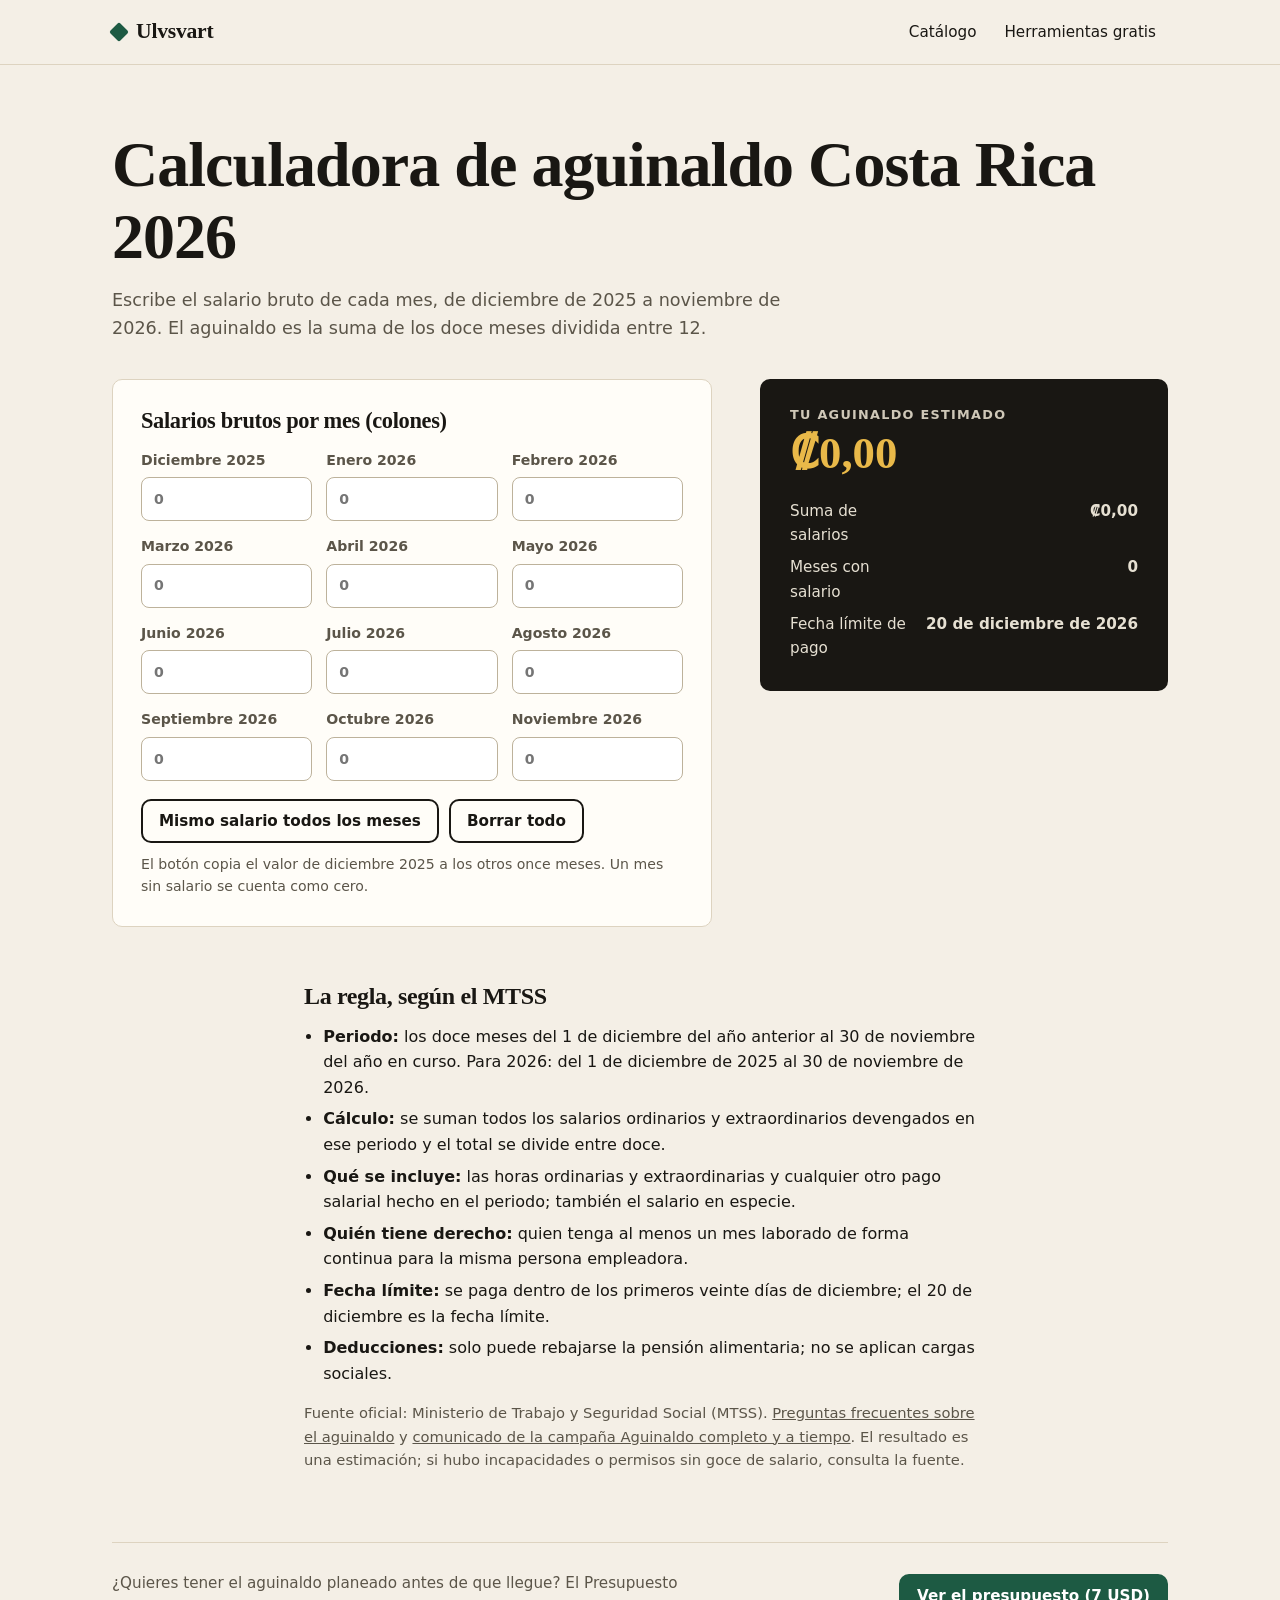
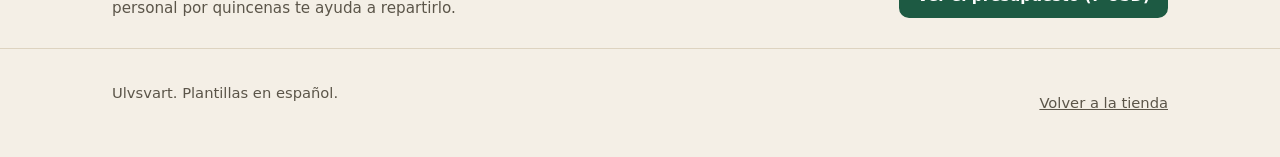
<file: aguinaldo/index.html>
<!doctype html>
<html lang="es">
<head>
<meta charset="utf-8">
<meta name="viewport" content="width=device-width,initial-scale=1">
<title>Calculadora de aguinaldo Costa Rica 2026 | Ulvsvart</title>
<meta name="description" content="Calcula tu aguinaldo en Costa Rica: suma los salarios brutos de diciembre 2025 a noviembre 2026 y divide entre 12. Regla y fecha límite según el MTSS.">
<link rel="canonical" href="https://ulvsvart.github.io/aguinaldo/">
<meta property="og:type" content="website">
<meta property="og:locale" content="es_CR">
<meta property="og:site_name" content="Ulvsvart">
<meta property="og:title" content="Calculadora de aguinaldo Costa Rica 2026">
<meta property="og:description" content="Suma los salarios brutos de diciembre 2025 a noviembre 2026 y divide entre 12.">
<meta property="og:url" content="https://ulvsvart.github.io/aguinaldo/">
<meta property="og:image" content="https://ulvsvart.github.io/img/finanzas/portada-1280x720.png">
<meta name="twitter:card" content="summary_large_image">
<meta name="theme-color" content="#f4efe6">
<link rel="icon" href="data:image/svg+xml,%3Csvg xmlns='http://www.w3.org/2000/svg' viewBox='0 0 32 32'%3E%3Crect x='9' y='9' width='14' height='14' rx='2' transform='rotate(45 16 16)' fill='%231d5a43'/%3E%3C/svg%3E">
<link rel="stylesheet" href="../styles.css">
</head>
<body>
<a class="skip" href="#calculadora">Ir a la calculadora</a>
<header class="top">
  <div class="wrap">
    <a class="brand" href="../"><i aria-hidden="true"></i>Ulvsvart</a>
    <nav class="nav" aria-label="Principal">
      <a href="../#catalogo">Catálogo</a>
      <a href="../#gratis">Herramientas gratis</a>
    </nav>
  </div>
</header>

<main>
<div class="wrap page-head">
  <h1>Calculadora de aguinaldo Costa Rica 2026</h1>
  <p>Escribe el salario bruto de cada mes, de diciembre de 2025 a noviembre de 2026. El aguinaldo es la suma de los doce meses dividida entre 12.</p>
</div>

<div class="wrap calc" id="calculadora">
  <form class="panel" id="form" novalidate>
    <h2>Salarios brutos por mes (colones)</h2>
    <div class="fields" id="meses"></div>
    <div class="toolbar">
      <button type="button" class="btn ghost small" id="mismo">Mismo salario todos los meses</button>
      <button type="button" class="btn ghost small" id="limpiar">Borrar todo</button>
    </div>
    <p class="note">El botón copia el valor de diciembre 2025 a los otros once meses. Un mes sin salario se cuenta como cero.</p>
  </form>

  <aside class="result" aria-live="polite">
    <p class="k">Tu aguinaldo estimado</p>
    <p class="big" id="out-aguinaldo">₡0</p>
    <dl>
      <dt>Suma de salarios</dt><dd id="out-total">₡0</dd>
      <dt>Meses con salario</dt><dd id="out-meses">0</dd>
      <dt>Fecha límite de pago</dt><dd>20 de diciembre de 2026</dd>
    </dl>
  </aside>
</div>

<div class="wrap rule">
  <h2>La regla, según el MTSS</h2>
  <ul>
    <li><strong>Periodo:</strong> los doce meses del 1 de diciembre del año anterior al 30 de noviembre del año en curso. Para 2026: del 1 de diciembre de 2025 al 30 de noviembre de 2026.</li>
    <li><strong>Cálculo:</strong> se suman todos los salarios ordinarios y extraordinarios devengados en ese periodo y el total se divide entre doce.</li>
    <li><strong>Qué se incluye:</strong> las horas ordinarias y extraordinarias y cualquier otro pago salarial hecho en el periodo; también el salario en especie.</li>
    <li><strong>Quién tiene derecho:</strong> quien tenga al menos un mes laborado de forma continua para la misma persona empleadora.</li>
    <li><strong>Fecha límite:</strong> se paga dentro de los primeros veinte días de diciembre; el 20 de diciembre es la fecha límite.</li>
    <li><strong>Deducciones:</strong> solo puede rebajarse la pensión alimentaria; no se aplican cargas sociales.</li>
  </ul>
  <p class="src">Fuente oficial: Ministerio de Trabajo y Seguridad Social (MTSS).
    <a href="https://www.mtss.go.cr/temas-laborales/aguinaldo/preguntas_frecuentes.pdf">Preguntas frecuentes sobre el aguinaldo</a> y
    <a href="https://www.mtss.go.cr/prensa/comunicados/2023/noviembre/cp_048_2023.html">comunicado de la campaña Aguinaldo completo y a tiempo</a>.
    El resultado es una estimación; si hubo incapacidades o permisos sin goce de salario, consulta la fuente.</p>
</div>

<div class="wrap">
  <div class="promo">
    <p>¿Quieres tener el aguinaldo planeado antes de que llegue? El Presupuesto personal por quincenas te ayuda a repartirlo.</p>
    <a class="btn small" href="https://ulvsvart.gumroad.com/l/presupuesto-quincenal-excel">Ver el presupuesto (7 USD)</a>
  </div>
</div>
</main>

<footer class="foot-site">
  <div class="wrap">
    <span>Ulvsvart. Plantillas en español.</span>
    <a href="../">Volver a la tienda</a>
  </div>
</footer>

<script src="calc.js"></script>
<script>
(function () {
  var nombres = ['Diciembre 2025','Enero 2026','Febrero 2026','Marzo 2026','Abril 2026','Mayo 2026','Junio 2026','Julio 2026','Agosto 2026','Septiembre 2026','Octubre 2026','Noviembre 2026'];
  var box = document.getElementById('meses');
  nombres.forEach(function (n, i) {
    var l = document.createElement('label');
    l.className = 'f';
    l.innerHTML = n + '<input type="number" inputmode="decimal" min="0" step="any" placeholder="0" data-i="' + i + '">';
    box.appendChild(l);
  });
  var inputs = box.querySelectorAll('input');
  var fmt = new Intl.NumberFormat('es-CR', { maximumFractionDigits: 2, minimumFractionDigits: 2 });
  function money(n) { return '₡' + fmt.format(n); }
  function calc() {
    var r = aguinaldo(Array.prototype.map.call(inputs, function (x) { return x.value; }));
    document.getElementById('out-aguinaldo').textContent = money(r.aguinaldo);
    document.getElementById('out-total').textContent = money(r.total);
    document.getElementById('out-meses').textContent = r.meses;
  }
  box.addEventListener('input', calc);
  document.getElementById('mismo').addEventListener('click', function () {
    var v = inputs[0].value;
    Array.prototype.forEach.call(inputs, function (x) { x.value = v; });
    calc();
  });
  document.getElementById('limpiar').addEventListener('click', function () {
    Array.prototype.forEach.call(inputs, function (x) { x.value = ''; });
    calc();
  });
  document.getElementById('form').addEventListener('submit', function (e) { e.preventDefault(); });
  calc();
})();
</script>
</body>
</html>
</file>
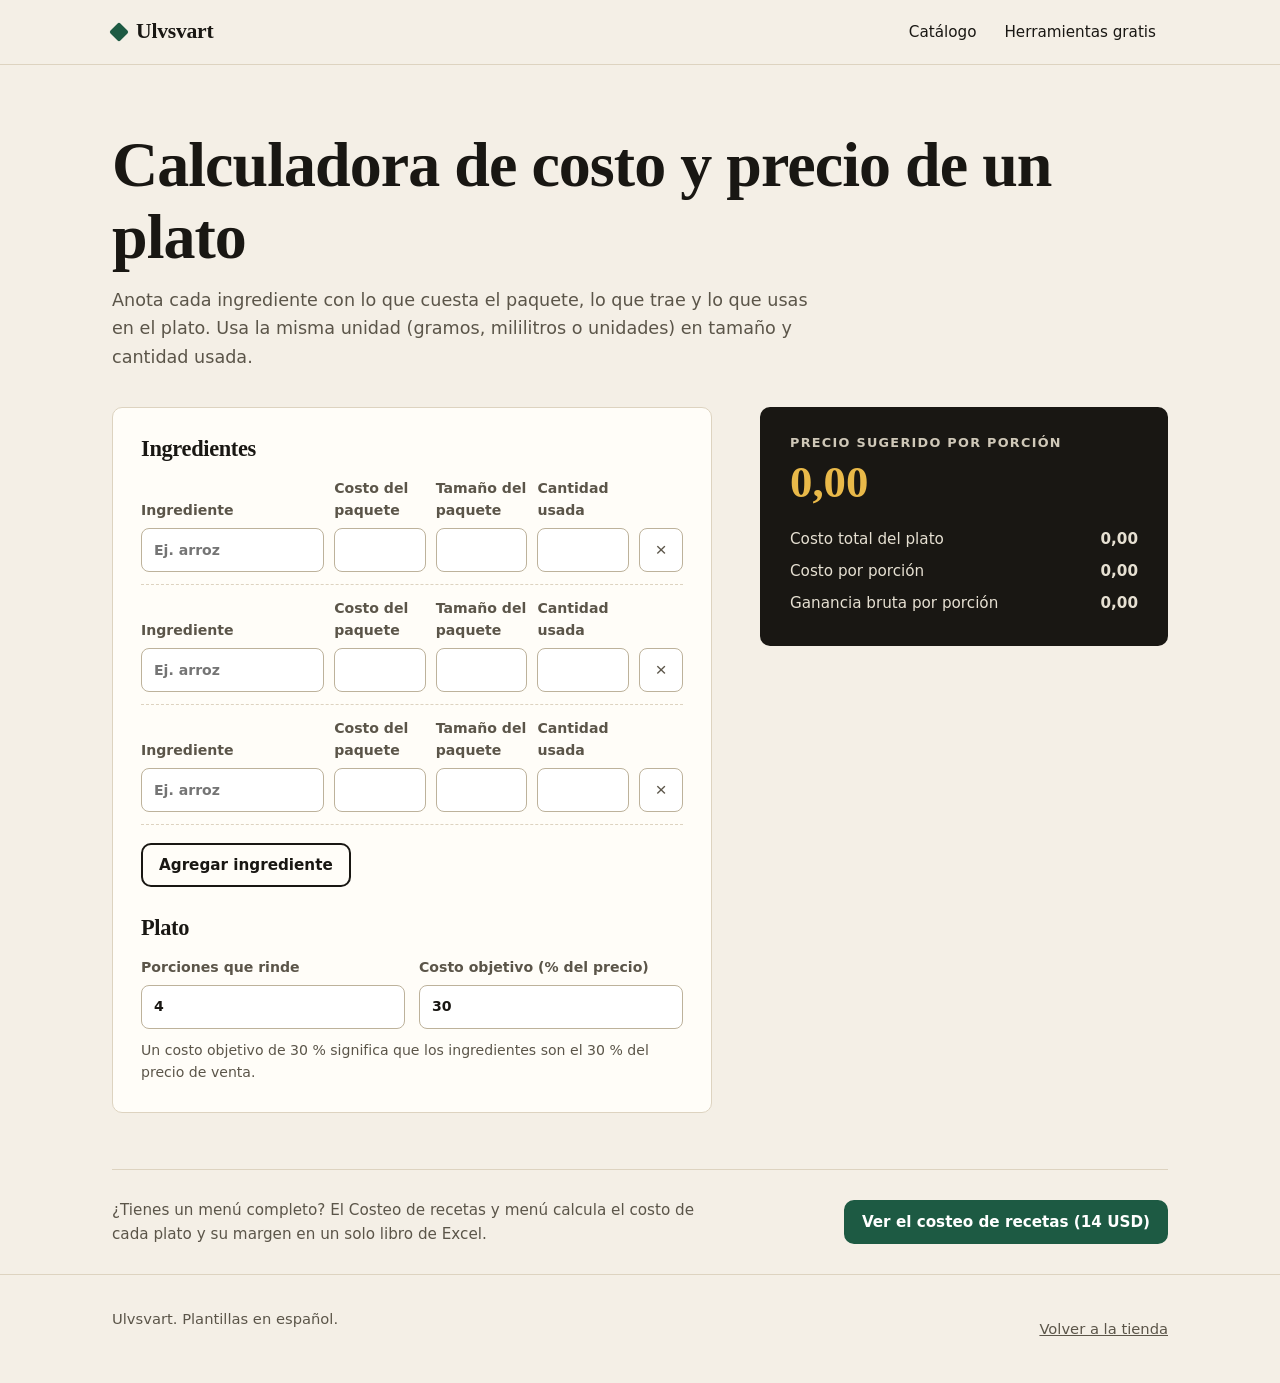
<file: costo-plato/index.html>
<!doctype html>
<html lang="es">
<head>
<meta charset="utf-8">
<meta name="viewport" content="width=device-width,initial-scale=1">
<title>Calculadora de costo y precio de un plato | Ulvsvart</title>
<meta name="description" content="Calcula el costo por porción y el precio sugerido de un plato a partir de tus ingredientes y el porcentaje de costo que buscas.">
<link rel="canonical" href="https://ulvsvart.github.io/costo-plato/">
<meta property="og:type" content="website">
<meta property="og:locale" content="es_CR">
<meta property="og:site_name" content="Ulvsvart">
<meta property="og:title" content="Calculadora de costo y precio de un plato">
<meta property="og:description" content="Costo por porción y precio sugerido según tu porcentaje de costo objetivo.">
<meta property="og:url" content="https://ulvsvart.github.io/costo-plato/">
<meta property="og:image" content="https://ulvsvart.github.io/img/recetas/portada-1280x720.png">
<meta name="twitter:card" content="summary_large_image">
<meta name="theme-color" content="#f4efe6">
<link rel="icon" href="data:image/svg+xml,%3Csvg xmlns='http://www.w3.org/2000/svg' viewBox='0 0 32 32'%3E%3Crect x='9' y='9' width='14' height='14' rx='2' transform='rotate(45 16 16)' fill='%231d5a43'/%3E%3C/svg%3E">
<link rel="stylesheet" href="../styles.css">
</head>
<body>
<a class="skip" href="#calculadora">Ir a la calculadora</a>
<header class="top">
  <div class="wrap">
    <a class="brand" href="../"><i aria-hidden="true"></i>Ulvsvart</a>
    <nav class="nav" aria-label="Principal">
      <a href="../#catalogo">Catálogo</a>
      <a href="../#gratis">Herramientas gratis</a>
    </nav>
  </div>
</header>

<main>
<div class="wrap page-head">
  <h1>Calculadora de costo y precio de un plato</h1>
  <p>Anota cada ingrediente con lo que cuesta el paquete, lo que trae y lo que usas en el plato. Usa la misma unidad (gramos, mililitros o unidades) en tamaño y cantidad usada.</p>
</div>

<div class="wrap calc" id="calculadora">
  <form class="panel" id="form" novalidate>
    <h2>Ingredientes</h2>
    <div id="filas"></div>
    <div class="toolbar">
      <button type="button" class="btn ghost small" id="agregar">Agregar ingrediente</button>
    </div>
    <h2 style="margin-top:28px">Plato</h2>
    <div class="fields" style="grid-template-columns:repeat(2,1fr)">
      <label class="f">Porciones que rinde
        <input type="number" id="porciones" inputmode="decimal" min="1" step="any" value="4"></label>
      <label class="f">Costo objetivo (% del precio)
        <input type="number" id="objetivo" inputmode="decimal" min="1" max="99" step="any" value="30"></label>
    </div>
    <p class="note">Un costo objetivo de 30 % significa que los ingredientes son el 30 % del precio de venta.</p>
  </form>

  <aside class="result" aria-live="polite">
    <p class="k">Precio sugerido por porción</p>
    <p class="big" id="out-precio">0.00</p>
    <dl>
      <dt>Costo total del plato</dt><dd id="out-total">0.00</dd>
      <dt>Costo por porción</dt><dd id="out-porcion">0.00</dd>
      <dt>Ganancia bruta por porción</dt><dd id="out-margen">0.00</dd>
    </dl>
  </aside>
</div>

<div class="wrap">
  <div class="promo">
    <p>¿Tienes un menú completo? El Costeo de recetas y menú calcula el costo de cada plato y su margen en un solo libro de Excel.</p>
    <a class="btn small" href="https://ulvsvart.gumroad.com/l/costeo-recetas-excel">Ver el costeo de recetas (14 USD)</a>
  </div>
</div>
</main>

<footer class="foot-site">
  <div class="wrap">
    <span>Ulvsvart. Plantillas en español.</span>
    <a href="../">Volver a la tienda</a>
  </div>
</footer>

<script src="calc.js"></script>
<script>
(function () {
  var cont = document.getElementById('filas');
  var n = 0;
  function fila(v) {
    n++;
    v = v || {};
    var d = document.createElement('div');
    d.className = 'ing';
    d.innerHTML =
      '<label class="f name">Ingrediente<input type="text" data-k="nombre" placeholder="Ej. arroz" value="' + (v.nombre || '') + '"></label>' +
      '<label class="f">Costo del paquete<input type="number" inputmode="decimal" min="0" step="any" data-k="paquete" value="' + (v.paquete || '') + '"></label>' +
      '<label class="f">Tamaño del paquete<input type="number" inputmode="decimal" min="0" step="any" data-k="tamano" value="' + (v.tamano || '') + '"></label>' +
      '<label class="f">Cantidad usada<input type="number" inputmode="decimal" min="0" step="any" data-k="usado" value="' + (v.usado || '') + '"></label>' +
      '<button type="button" class="rm" aria-label="Quitar ingrediente">&times;</button>';
    cont.appendChild(d);
  }
  function filas() {
    return Array.prototype.map.call(cont.children, function (d) {
      var o = {};
      d.querySelectorAll('input').forEach(function (i) { o[i.dataset.k] = i.value; });
      return o;
    });
  }
  var fmt = new Intl.NumberFormat('es-CR', { minimumFractionDigits: 2, maximumFractionDigits: 2 });
  function calc() {
    var r = costoPlato(filas(), document.getElementById('porciones').value, document.getElementById('objetivo').value);
    document.getElementById('out-precio').textContent = fmt.format(r.precio);
    document.getElementById('out-total').textContent = fmt.format(r.total);
    document.getElementById('out-porcion').textContent = fmt.format(r.porcion);
    document.getElementById('out-margen').textContent = fmt.format(r.margen);
  }
  document.getElementById('form').addEventListener('input', calc);
  document.getElementById('form').addEventListener('submit', function (e) { e.preventDefault(); });
  document.getElementById('agregar').addEventListener('click', function () { fila(); });
  cont.addEventListener('click', function (e) {
    if (e.target.classList.contains('rm')) {
      if (cont.children.length > 1) e.target.closest('.ing').remove();
      else e.target.closest('.ing').querySelectorAll('input').forEach(function (i) { i.value = ''; });
      calc();
    }
  });
  fila(); fila(); fila();
  calc();
})();
</script>
</body>
</html>
</file>
<file: styles.css>
:root{
  --bg:#f4efe6;--surface:#fffdf8;--ink:#191713;--muted:#5b5549;--line:#ddd3c0;
  --accent:#1d5a43;--accent-ink:#fff;--accent-soft:#e1ece4;--rust:#a93f16;--sun:#e9b949;
  --r:10px;--wrap:1120px;--gut:clamp(16px,4vw,32px);
  --serif:"Iowan Old Style","Palatino Linotype",Palatino,Georgia,serif;
  --sans:system-ui,-apple-system,"Segoe UI",Roboto,sans-serif;
  color-scheme:light;
}
*{box-sizing:border-box}
html{-webkit-text-size-adjust:100%;scroll-behavior:smooth}
body{margin:0;background:var(--bg);color:var(--ink);font:16px/1.6 var(--sans)}
img{max-width:100%;display:block}
a{color:inherit}
.wrap{max-width:var(--wrap);margin-inline:auto;padding-inline:var(--gut)}
.skip{position:absolute;left:-999px;top:8px;background:var(--ink);color:#fff;padding:10px 14px;border-radius:6px;z-index:10}
.skip:focus{left:8px}
:focus-visible{outline:3px solid var(--accent);outline-offset:3px;border-radius:4px}

/* header */
.top{border-bottom:1px solid var(--line);background:var(--bg)}
.top .wrap{display:flex;align-items:center;justify-content:space-between;gap:12px;min-height:64px;flex-wrap:wrap}
.brand{font:700 1.35rem/1 var(--serif);text-decoration:none;letter-spacing:-.01em;min-height:44px;display:inline-flex;align-items:center;gap:10px}
.brand i{width:14px;height:14px;background:var(--accent);display:inline-block;transform:rotate(45deg);border-radius:2px}
.nav{display:flex;gap:4px}
.nav a{min-height:44px;display:inline-flex;align-items:center;padding:0 12px;text-decoration:none;font-weight:500;font-size:.95rem;background:linear-gradient(var(--ink),var(--ink)) 12px calc(100% - 9px)/0 2px no-repeat;transition:background-size .25s}
.nav a:hover{background-size:calc(100% - 24px) 2px}

/* buttons */
.btn{display:inline-flex;align-items:center;justify-content:center;gap:8px;min-height:48px;padding:0 22px;border-radius:var(--r);background:var(--accent);color:var(--accent-ink);font:600 1rem var(--sans);text-decoration:none;border:2px solid var(--accent);cursor:pointer;transition:background .15s,transform .1s}
.btn:hover{background:#154734}
.btn:active{transform:translateY(1px) scale(.99)}
.btn.ghost{background:transparent;color:var(--ink);border-color:var(--ink)}
.btn.ghost:hover{background:var(--ink);color:#fff}
.btn.small{min-height:44px;padding:0 16px;font-size:.95rem}

/* hero */
.hero{padding-block:clamp(36px,7vw,84px)}
.hero .wrap{display:grid;grid-template-columns:1.05fr 1fr;gap:clamp(24px,5vw,64px);align-items:center}
.eyebrow{font:600 .8rem/1 var(--sans);letter-spacing:.12em;text-transform:uppercase;color:var(--rust);margin:0 0 18px}
h1,h2,h3{font-family:var(--serif);line-height:1.12;letter-spacing:-.015em;margin:0}
h1{font-size:clamp(2.2rem,5.6vw,4rem);font-weight:700}
h2{font-size:clamp(1.7rem,3.6vw,2.4rem)}
h3{font-size:1.2rem}
.lede{font-size:1.15rem;color:var(--muted);max-width:34em;margin:20px 0 28px}
.hero-actions{display:flex;gap:12px;flex-wrap:wrap}
.hero-pic{border-radius:var(--r);overflow:hidden;border:1px solid var(--line);box-shadow:0 18px 40px -22px rgba(25,23,19,.45);background:var(--surface)}
.hero-pic img{width:100%;aspect-ratio:16/9;object-fit:cover}

/* sections */
section.block{padding-block:clamp(40px,7vw,80px);border-top:1px solid var(--line)}
.head{display:flex;justify-content:space-between;align-items:end;gap:16px;flex-wrap:wrap;margin-bottom:28px}
.head p{margin:8px 0 0;color:var(--muted);max-width:38em}
.sub{font:600 .8rem/1 var(--sans);letter-spacing:.1em;text-transform:uppercase;color:var(--muted);margin:36px 0 14px}
.grid{display:grid;grid-template-columns:repeat(3,1fr);gap:20px}
.card{background:var(--surface);border:1px solid var(--line);border-radius:var(--r);overflow:hidden;display:flex;flex-direction:column;text-decoration:none;transition:transform .2s,box-shadow .2s}
.card:hover{transform:translateY(-2px);box-shadow:0 14px 28px -18px rgba(25,23,19,.5)}
.thumb{overflow:hidden;aspect-ratio:16/9;background:var(--accent-soft)}
.thumb img{width:100%;height:100%;object-fit:cover;transition:transform .35s}
.card:hover .thumb img{transform:scale(1.025)}
.thumb.tile{display:grid;place-items:center;background:var(--sun);color:var(--ink);font:700 3.2rem/1 var(--serif)}
.card .body{padding:18px 18px 20px;display:flex;flex-direction:column;gap:8px;flex:1}
.card p{margin:0;color:var(--muted);font-size:.95rem}
.card .foot{margin-top:auto;padding-top:10px;display:flex;justify-content:space-between;align-items:center;font-weight:600}
.price{font:700 1.3rem var(--serif)}
.price.free{color:var(--accent)}
.go{font-size:.95rem;color:var(--accent);background:linear-gradient(currentColor,currentColor) 0 100%/0 2px no-repeat;transition:background-size .25s;padding-bottom:2px}
.card:hover .go{background-size:100% 2px}
.pack{display:grid;grid-template-columns:1fr 1fr;background:var(--ink);color:#fff;border-radius:var(--r);overflow:hidden;text-decoration:none;transition:transform .2s}
.pack:hover{transform:translateY(-2px)}
.pack .thumb{aspect-ratio:auto;min-height:220px}
.pack .thumb img{height:100%}
.pack:hover .thumb img{transform:scale(1.025)}
.pack .body{padding:clamp(22px,4vw,44px);display:flex;flex-direction:column;justify-content:center;gap:14px;align-items:flex-start}
.pack p{margin:0;color:#d9d3c5}
.pack .price{font-size:2rem;color:var(--sun)}
.pack .btn{background:var(--sun);border-color:var(--sun);color:var(--ink)}
.pack:hover .btn{background:#f3cb6c}
.tools{display:grid;grid-template-columns:repeat(2,1fr);gap:20px}
.tool{background:var(--accent-soft);border:1px solid #c5d8cb;border-radius:var(--r);padding:26px;text-decoration:none;display:flex;flex-direction:column;gap:10px;transition:transform .2s}
.tool:hover{transform:translateY(-2px)}
.tool p{margin:0;color:var(--muted)}
.tool .go{align-self:flex-start;margin-top:6px}
.tool:hover .go{background-size:100% 2px}

/* footer */
.foot-site{border-top:1px solid var(--line);padding-block:32px;color:var(--muted);font-size:.92rem}
.foot-site .wrap{display:flex;justify-content:space-between;gap:12px;flex-wrap:wrap}
.foot-site a{display:inline-block;padding:10px 0}

/* calculators */
.page-head{padding-block:clamp(32px,6vw,64px) 8px}
.page-head p{color:var(--muted);max-width:40em;margin:14px 0 0;font-size:1.1rem}
.calc{display:grid;grid-template-columns:1.25fr .85fr;gap:clamp(20px,4vw,48px);align-items:start;padding-block:28px 56px}
.panel{background:var(--surface);border:1px solid var(--line);border-radius:var(--r);padding:clamp(18px,3vw,28px)}
.panel h2{font-size:1.4rem;margin-bottom:16px}
.fields{display:grid;grid-template-columns:repeat(3,1fr);gap:14px}
label.f{display:flex;flex-direction:column;gap:6px;font-size:.88rem;font-weight:600;color:var(--muted)}
input,select{font:inherit;color:var(--ink);background:#fff;border:1px solid #bdb29b;border-radius:8px;min-height:44px;padding:0 12px;width:100%}
input:focus{border-color:var(--accent)}
.toolbar{display:flex;gap:10px;flex-wrap:wrap;margin-top:18px}
.result{position:sticky;top:16px;background:var(--ink);color:#fff;border-radius:var(--r);padding:clamp(20px,3vw,30px)}
.result .k{font:600 .8rem/1 var(--sans);letter-spacing:.1em;text-transform:uppercase;color:#cfc8b8;margin:0 0 8px}
.result .big{font:700 clamp(2rem,5vw,2.8rem)/1.1 var(--serif);color:var(--sun);margin:0 0 20px;overflow-wrap:anywhere}
.result dl{margin:0;display:grid;grid-template-columns:1fr auto;gap:8px 16px;font-size:.95rem;color:#e6e0d2}
.result dd{margin:0;font-weight:600;text-align:right}
.rule{padding-bottom:56px;max-width:46em}
.rule h2{font-size:1.5rem;margin-bottom:14px}
.rule ul{padding-left:1.2em;margin:0 0 14px}
.rule li{margin-bottom:6px}
.rule .src{font-size:.92rem;color:var(--muted)}
.promo{border-top:1px solid var(--line);padding-block:28px;display:flex;gap:16px;align-items:center;justify-content:space-between;flex-wrap:wrap;color:var(--muted);font-size:.95rem}
.promo p{margin:0;max-width:40em}
.promo a.btn{flex:none}
.ing{display:grid;grid-template-columns:2fr 1fr 1fr 1fr auto;gap:10px;align-items:end;padding-bottom:12px;margin-bottom:12px;border-bottom:1px dashed var(--line)}
.ing .rm{min-height:44px;min-width:44px;border:1px solid #bdb29b;border-radius:8px;background:#fff;cursor:pointer;font-size:1.2rem;color:var(--muted)}
.ing .rm:hover{background:#f1e6e1;color:var(--rust)}
.note{font-size:.88rem;color:var(--muted);margin:10px 0 0}

@media(max-width:900px){
  .hero .wrap,.calc{grid-template-columns:1fr}
  .grid{grid-template-columns:repeat(2,1fr)}
  .result{position:static}
  .pack{grid-template-columns:1fr}
}
@media(max-width:600px){
  .grid,.tools{grid-template-columns:1fr}
  .hero-actions .btn{width:100%}
  .fields{grid-template-columns:repeat(2,1fr)}
  .toolbar .btn{width:100%}
  .ing{grid-template-columns:repeat(3,minmax(0,1fr))}
  .ing label.f{line-height:1.25}
  .ing .name{grid-column:1/-1}
  .ing .rm{grid-column:1/-1;width:100%}
  .nav a{padding:0 8px}
}
@media(prefers-reduced-motion:reduce){*{transition:none!important;scroll-behavior:auto!important}}
</file>
